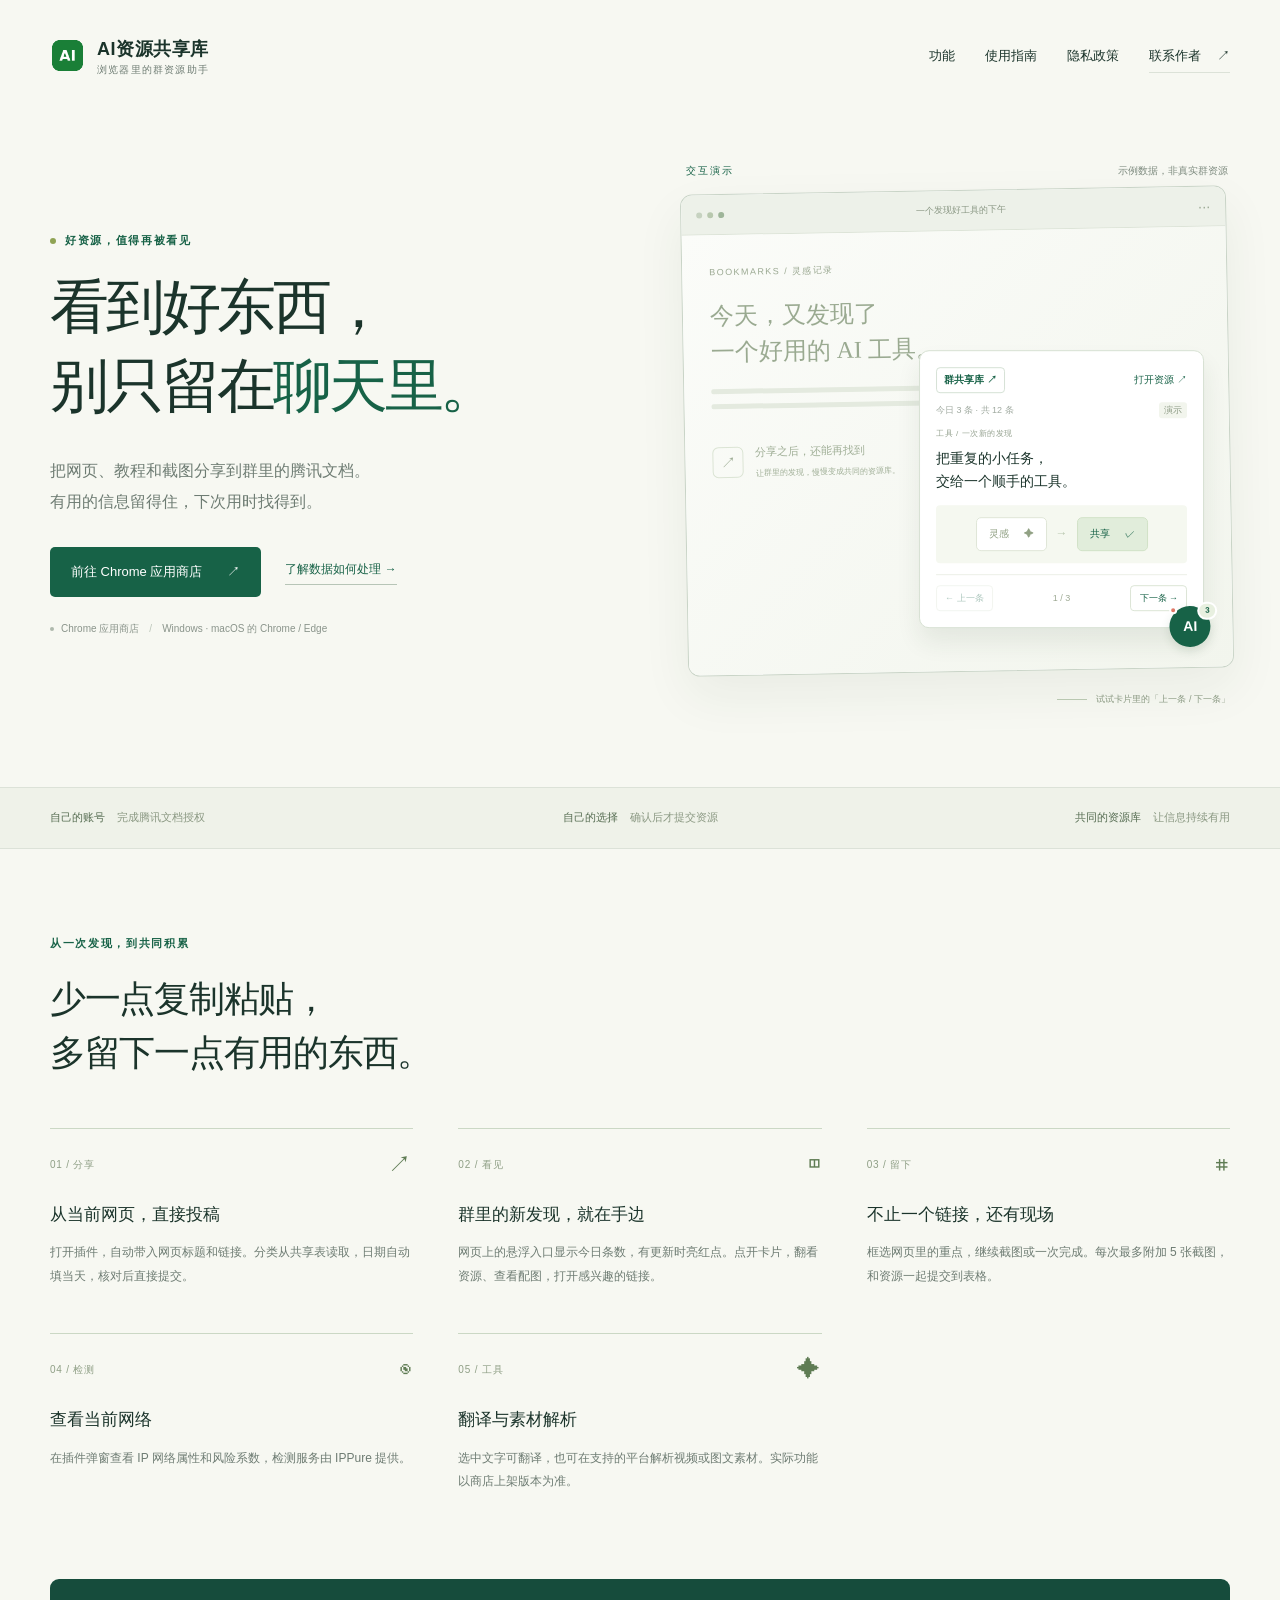
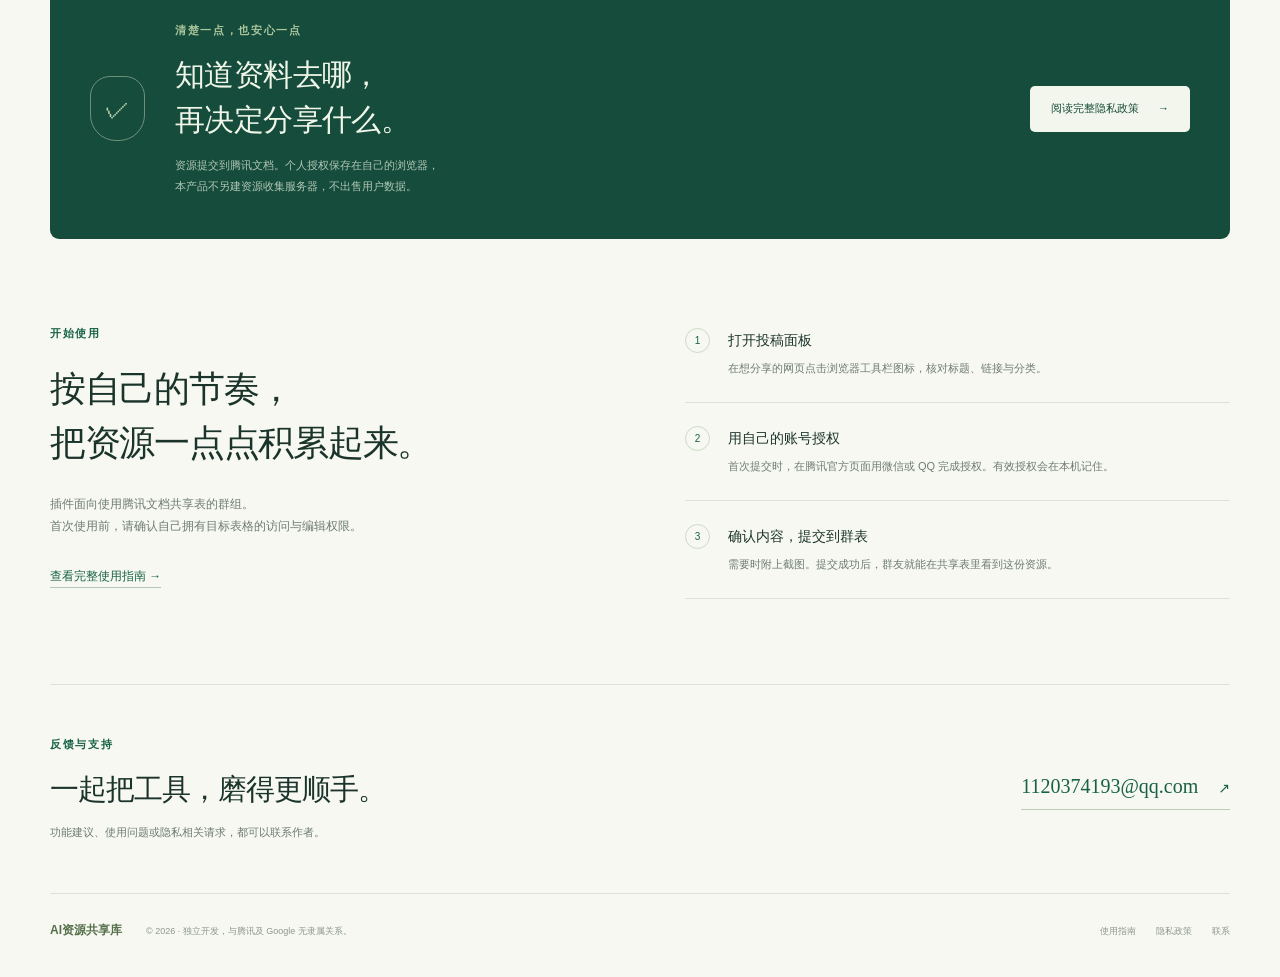
<file: index.html>
<!doctype html>
<html lang="zh-CN"><head><meta charset="utf-8"><meta name="viewport" content="width=device-width,initial-scale=1"><meta name="description" content="AI资源共享库浏览器插件：把网页与截图分享到群里的腾讯文档共享表，用悬浮卡片查看今日资源。了解功能、使用方法与隐私政策。"><meta name="theme-color" content="#176247"><title>AI资源共享库 · 把好资源，留在群里</title><link rel="icon" href="./assets/icon.png"><link rel="stylesheet" href="./assets/site.css"></head>
<body><a class="skip" href="#main">跳到正文</a>
<header class="header wrap"><a class="brand" href="./" aria-label="AI资源共享库首页"><img src="./assets/icon.png" alt="" width="35" height="35"><span>AI资源共享库<small>浏览器里的群资源助手</small></span></a><nav aria-label="主导航"><a href="#features">功能</a><a href="./help/">使用指南</a><a href="./privacy/">隐私政策</a><a href="mailto:1120374193@qq.com" class="nav-contact">联系作者 <span aria-hidden="true">↗</span></a></nav></header>
<main id="main">
<section class="hero wrap"><div class="hero-copy"><div class="eyebrow"><span class="live-dot"></span> 好资源，值得再被看见</div><h1>看到好东西，<br>别只留在<span class="accent">聊天里。</span></h1><p class="hero-lead">把网页、教程和截图分享到群里的腾讯文档。<br class="desktop">有用的信息留得住，下次用时找得到。</p><div class="hero-actions"><a class="button primary" href="https://chromewebstore.google.com/detail/ojpmmcdmfidileddodgehlmgelgkglfb">前往 Chrome 应用商店 <span aria-hidden="true">↗</span></a><a class="text-link" href="./privacy/">了解数据如何处理 <span aria-hidden="true">→</span></a></div><div class="availability"><span class="tiny-dot"></span> Chrome 应用商店 <span class="availability-divider">/</span> Windows · macOS 的 Chrome / Edge</div></div>
<div class="demo-scene" aria-label="插件悬浮卡片交互演示"><div class="demo-label"><span>交互演示</span><span>示例数据，非真实群资源</span></div><div class="browser"><div class="browser-top"><span class="traffic"><i></i><i></i><i></i></span><span class="browser-address">一个发现好工具的下午</span><span class="browser-more" aria-hidden="true">···</span></div><div class="browser-body"><div class="page-tag">BOOKMARKS / 灵感记录</div><div class="fake-title">今天，又发现了<br>一个好用的 AI 工具。</div><div class="fake-line long"></div><div class="fake-line"></div><div class="fake-block"><span class="line-icon" aria-hidden="true">↗</span><div><strong>分享之后，还能再找到</strong><small>让群里的发现，慢慢变成共同的资源库。</small></div></div><div class="resource-card"><div class="resource-head"><span class="outlined">群共享库 ↗</span><span>打开资源 ↗</span></div><p class="resource-summary">今日 3 条 · 共 12 条 <span class="demo-only">演示</span></p><div id="demo-card" class="demo-card"><span id="demo-kind" class="resource-kind">工具 / 一次新的发现</span><h2 id="demo-title">把重复的小任务，<br>交给一个顺手的工具。</h2><div class="mini-art" aria-hidden="true"><div class="art-task">灵感 <span>✦</span></div><div class="art-arrow">→</div><div class="art-task art-task-green">共享 <span>✓</span></div></div></div><div class="resource-pager"><button id="demo-prev" aria-label="上一条示例资源" disabled>← 上一条</button><span id="demo-position" aria-live="polite">1 / 3</span><button id="demo-next" aria-label="下一条示例资源">下一条 →</button></div></div><div class="floating-demo" aria-hidden="true">AI<span class="demo-badge">3</span><i></i></div></div></div><div class="demo-caption"><span class="caption-line"></span> 试试卡片里的「上一条 / 下一条」</div></div></section>
<div class="principle-strip"><div class="wrap principle-inner"><span><b>自己的账号</b>完成腾讯文档授权</span><span><b>自己的选择</b>确认后才提交资源</span><span><b>共同的资源库</b>让信息持续有用</span></div></div>
<section id="features" class="section wrap"><div class="section-heading"><p class="eyebrow">从一次发现，到共同积累</p><h2>少一点复制粘贴，<br>多留下一点有用的东西。</h2></div><div class="feature-grid"><article><span class="feature-number">01 / 分享</span><div class="feature-symbol" aria-hidden="true">↗</div><h3>从当前网页，直接投稿</h3><p>打开插件，自动带入网页标题和链接。分类从共享表读取，日期自动填当天，核对后直接提交。</p></article><article><span class="feature-number">02 / 看见</span><div class="feature-symbol" aria-hidden="true">◫</div><h3>群里的新发现，就在手边</h3><p>网页上的悬浮入口显示今日条数，有更新时亮红点。点开卡片，翻看资源、查看配图，打开感兴趣的链接。</p></article><article><span class="feature-number">03 / 留下</span><div class="feature-symbol" aria-hidden="true">⌗</div><h3>不止一个链接，还有现场</h3><p>框选网页里的重点，继续截图或一次完成。每次最多附加 5 张截图，和资源一起提交到表格。</p></article><article><span class="feature-number">04 / 检测</span><div class="feature-symbol" aria-hidden="true">◉</div><h3>查看当前网络</h3><p>在插件弹窗查看 IP 网络属性和风险系数，检测服务由 IPPure 提供。</p></article><article><span class="feature-number">05 / 工具</span><div class="feature-symbol" aria-hidden="true">✦</div><h3>翻译与素材解析</h3><p>选中文字可翻译，也可在支持的平台解析视频或图文素材。实际功能以商店上架版本为准。</p></article></div></section>
<section class="privacy-band wrap"><div class="privacy-mark" aria-hidden="true">✓</div><div><p class="eyebrow">清楚一点，也安心一点</p><h2>知道资料去哪，<br>再决定分享什么。</h2><p>资源提交到腾讯文档。个人授权保存在自己的浏览器，<br class="desktop">本产品不另建资源收集服务器，不出售用户数据。</p></div><a href="./privacy/" class="button light">阅读完整隐私政策 <span aria-hidden="true">→</span></a></section>
<section class="section wrap getting-started"><div><p class="eyebrow">开始使用</p><h2>按自己的节奏，<br>把资源一点点积累起来。</h2><p class="muted">插件面向使用腾讯文档共享表的群组。<br>首次使用前，请确认自己拥有目标表格的访问与编辑权限。</p><a class="text-link" href="./help/">查看完整使用指南 →</a></div><ol class="steps"><li><span>1</span><div><h3>打开投稿面板</h3><p>在想分享的网页点击浏览器工具栏图标，核对标题、链接与分类。</p></div></li><li><span>2</span><div><h3>用自己的账号授权</h3><p>首次提交时，在腾讯官方页面用微信或 QQ 完成授权。有效授权会在本机记住。</p></div></li><li><span>3</span><div><h3>确认内容，提交到群表</h3><p>需要时附上截图。提交成功后，群友就能在共享表里看到这份资源。</p></div></li></ol></section>
<section class="contact-section wrap"><div><p class="eyebrow">反馈与支持</p><h2>一起把工具，磨得更顺手。</h2><p>功能建议、使用问题或隐私相关请求，都可以联系作者。</p></div><a href="mailto:1120374193@qq.com" class="contact-mail">1120374193@qq.com <span aria-hidden="true">↗</span></a></section>
</main><footer class="footer wrap"><a class="footer-brand" href="./">AI资源共享库</a><span>© 2026 · 独立开发，与腾讯及 Google 无隶属关系。</span><nav aria-label="页脚导航"><a href="./help/">使用指南</a><a href="./privacy/">隐私政策</a><a href="mailto:1120374193@qq.com">联系</a></nav></footer><script src="./assets/site.js" defer></script></body></html>
</file>
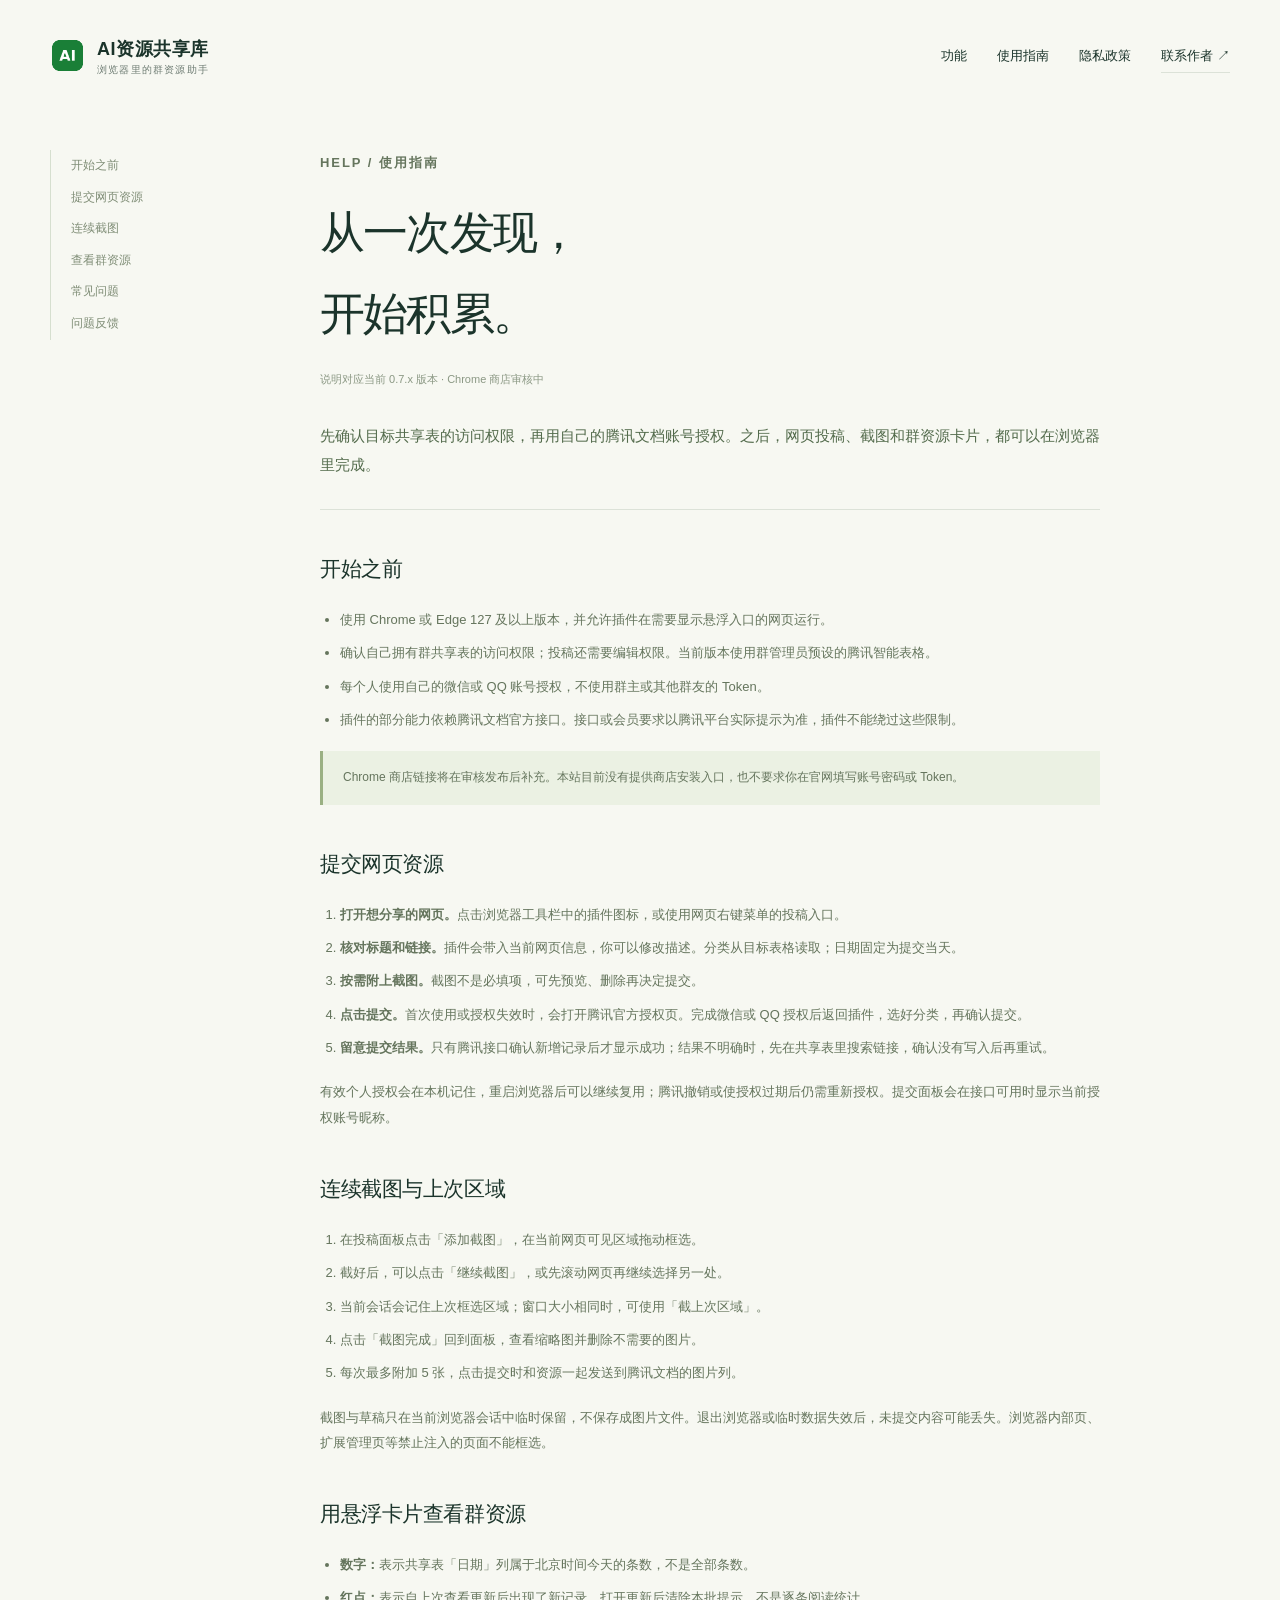
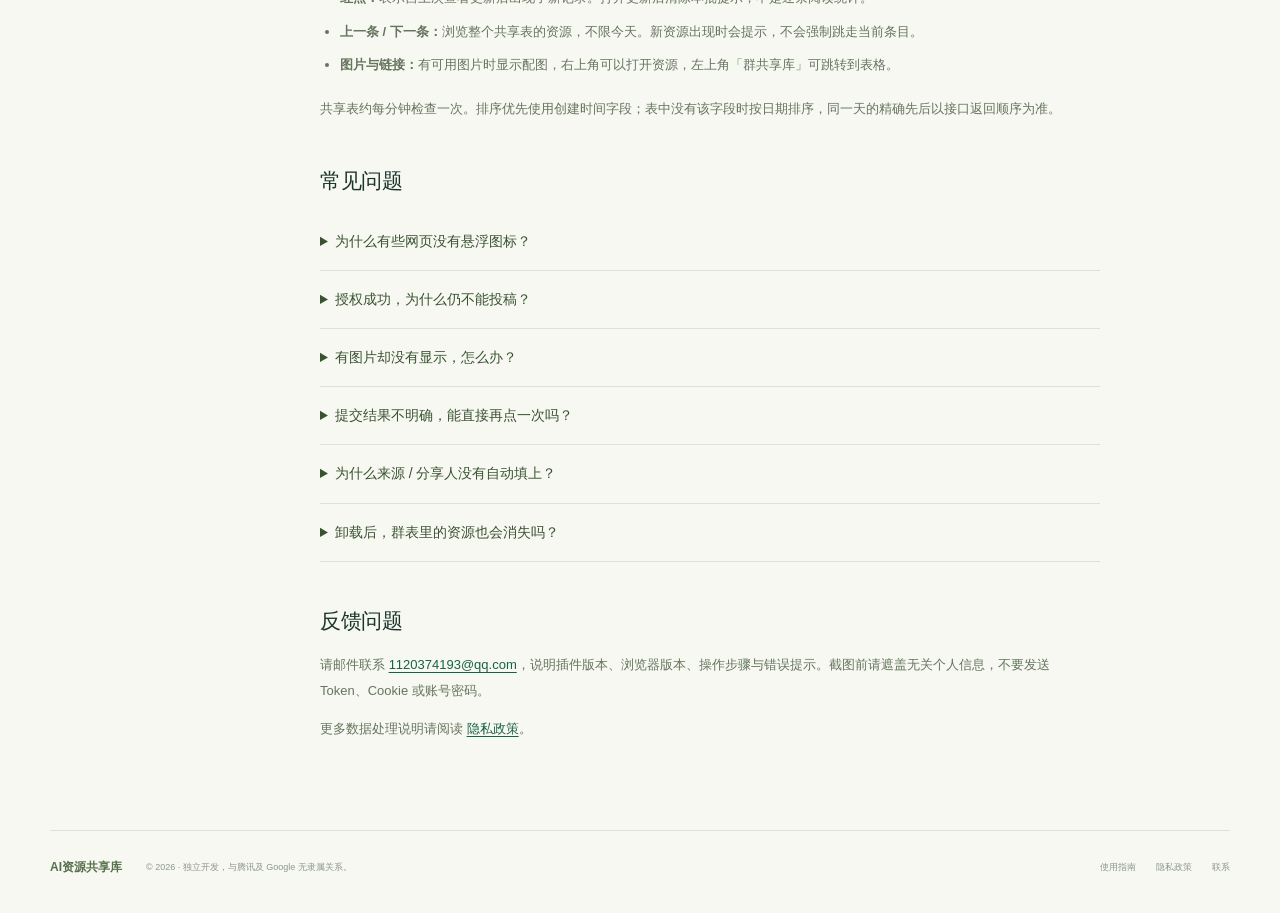
<file: help/index.html>
<!doctype html><html lang="zh-CN"><head><meta charset="utf-8"><meta name="viewport" content="width=device-width,initial-scale=1"><meta name="description" content="AI资源共享库使用指南：个人腾讯文档授权、网页投稿、连续截图、今日资源悬浮卡片与常见问题。"><title>使用指南 · AI资源共享库</title><link rel="icon" href="../assets/icon.png"><link rel="stylesheet" href="../assets/site.css"></head><body><a class="skip" href="#main">跳到正文</a><header class="header wrap"><a class="brand" href="../"><img src="../assets/icon.png" alt="" width="35" height="35"><span>AI资源共享库<small>浏览器里的群资源助手</small></span></a><nav aria-label="主导航"><a href="../#features">功能</a><a href="../help/" aria-current="page">使用指南</a><a href="../privacy/">隐私政策</a><a class="nav-contact" href="mailto:1120374193@qq.com">联系作者 ↗</a></nav></header>
<main id="main" class="legal-layout wrap"><aside class="legal-sidebar"><a href="#start">开始之前</a><a href="#share">提交网页资源</a><a href="#screenshots">连续截图</a><a href="#widget">查看群资源</a><a href="#faq">常见问题</a><a href="#feedback">问题反馈</a></aside><article class="legal"><p class="eyebrow">HELP / 使用指南</p><h1>从一次发现，<br>开始积累。</h1><p class="updated">说明对应当前 0.7.x 版本 · Chrome 商店审核中</p><p class="lead">先确认目标共享表的访问权限，再用自己的腾讯文档账号授权。之后，网页投稿、截图和群资源卡片，都可以在浏览器里完成。</p>
<h2 id="start">开始之前</h2><ul><li>使用 Chrome 或 Edge 127 及以上版本，并允许插件在需要显示悬浮入口的网页运行。</li><li>确认自己拥有群共享表的访问权限；投稿还需要编辑权限。当前版本使用群管理员预设的腾讯智能表格。</li><li>每个人使用自己的微信或 QQ 账号授权，不使用群主或其他群友的 Token。</li><li>插件的部分能力依赖腾讯文档官方接口。接口或会员要求以腾讯平台实际提示为准，插件不能绕过这些限制。</li></ul><p class="legal-note">Chrome 商店链接将在审核发布后补充。本站目前没有提供商店安装入口，也不要求你在官网填写账号密码或 Token。</p>
<h2 id="share">提交网页资源</h2><ol><li><strong>打开想分享的网页。</strong>点击浏览器工具栏中的插件图标，或使用网页右键菜单的投稿入口。</li><li><strong>核对标题和链接。</strong>插件会带入当前网页信息，你可以修改描述。分类从目标表格读取；日期固定为提交当天。</li><li><strong>按需附上截图。</strong>截图不是必填项，可先预览、删除再决定提交。</li><li><strong>点击提交。</strong>首次使用或授权失效时，会打开腾讯官方授权页。完成微信或 QQ 授权后返回插件，选好分类，再确认提交。</li><li><strong>留意提交结果。</strong>只有腾讯接口确认新增记录后才显示成功；结果不明确时，先在共享表里搜索链接，确认没有写入后再重试。</li></ol><p>有效个人授权会在本机记住，重启浏览器后可以继续复用；腾讯撤销或使授权过期后仍需重新授权。提交面板会在接口可用时显示当前授权账号昵称。</p>
<h2 id="screenshots">连续截图与上次区域</h2><ol><li>在投稿面板点击「添加截图」，在当前网页可见区域拖动框选。</li><li>截好后，可以点击「继续截图」，或先滚动网页再继续选择另一处。</li><li>当前会话会记住上次框选区域；窗口大小相同时，可使用「截上次区域」。</li><li>点击「截图完成」回到面板，查看缩略图并删除不需要的图片。</li><li>每次最多附加 5 张，点击提交时和资源一起发送到腾讯文档的图片列。</li></ol><p>截图与草稿只在当前浏览器会话中临时保留，不保存成图片文件。退出浏览器或临时数据失效后，未提交内容可能丢失。浏览器内部页、扩展管理页等禁止注入的页面不能框选。</p>
<h2 id="widget">用悬浮卡片查看群资源</h2><ul><li><strong>数字：</strong>表示共享表「日期」列属于北京时间今天的条数，不是全部条数。</li><li><strong>红点：</strong>表示自上次查看更新后出现了新记录。打开更新后清除本批提示，不是逐条阅读统计。</li><li><strong>上一条 / 下一条：</strong>浏览整个共享表的资源，不限今天。新资源出现时会提示，不会强制跳走当前条目。</li><li><strong>图片与链接：</strong>有可用图片时显示配图，右上角可以打开资源，左上角「群共享库」可跳转到表格。</li></ul><p>共享表约每分钟检查一次。排序优先使用创建时间字段；表中没有该字段时按日期排序，同一天的精确先后以接口返回顺序为准。</p>
<h2 id="faq">常见问题</h2><details class="help-faq"><summary>为什么有些网页没有悬浮图标？</summary><p>确认扩展已启用并获准在该网站运行，更新扩展后需刷新网页。浏览器内部页、应用商店、部分 PDF 和禁止注入的页面不支持悬浮入口。</p></details><details class="help-faq"><summary>授权成功，为什么仍不能投稿？</summary><p>授权只是确认你自己的身份，不会自动授予目标表格编辑权。请先检查共享表权限，再查看腾讯文档返回的会员或接口提示。</p></details><details class="help-faq"><summary>有图片却没有显示，怎么办？</summary><p>保持腾讯文档网页登录有效，重新打开资源卡片；若插件提供「复制图片检查结果」，可复制后邮件反馈。检查结果不包含 Token、Cookie 或完整签名图片链接。不要另外附上这些凭据。</p></details><details class="help-faq"><summary>提交结果不明确，能直接再点一次吗？</summary><p>先在腾讯文档搜索该链接，确认尚未写入，再使用允许重试的入口。直接重复提交可能产生重复记录，插件不提供全群跨用户去重。</p></details><details class="help-faq"><summary>为什么来源 / 分享人没有自动填上？</summary><p>当前表格中的来源 / 分享人是成员字段，不能直接把昵称当文字填入。当前版本需要在腾讯文档内按权限补充该字段。</p></details><details class="help-faq"><summary>卸载后，群表里的资源也会消失吗？</summary><p>不会。卸载通常会清除扩展本机数据，但已提交到腾讯文档的记录与图片仍由腾讯文档和表格权限管理。</p></details>
<h2 id="feedback">反馈问题</h2><p>请邮件联系 <a href="mailto:1120374193@qq.com?subject=AI%E6%8A%98%E8%85%BE%E6%89%8B%E5%86%8C%20%E4%BD%BF%E7%94%A8%E5%8F%8D%E9%A6%88">1120374193@qq.com</a>，说明插件版本、浏览器版本、操作步骤与错误提示。截图前请遮盖无关个人信息，不要发送 Token、Cookie 或账号密码。</p><p>更多数据处理说明请阅读 <a href="../privacy/">隐私政策</a>。</p></article></main><footer class="footer wrap"><a class="footer-brand" href="../">AI资源共享库</a><span>© 2026 · 独立开发，与腾讯及 Google 无隶属关系。</span><nav><a href="../help/">使用指南</a><a href="../privacy/">隐私政策</a><a href="mailto:1120374193@qq.com">联系</a></nav></footer></body></html>
</file>
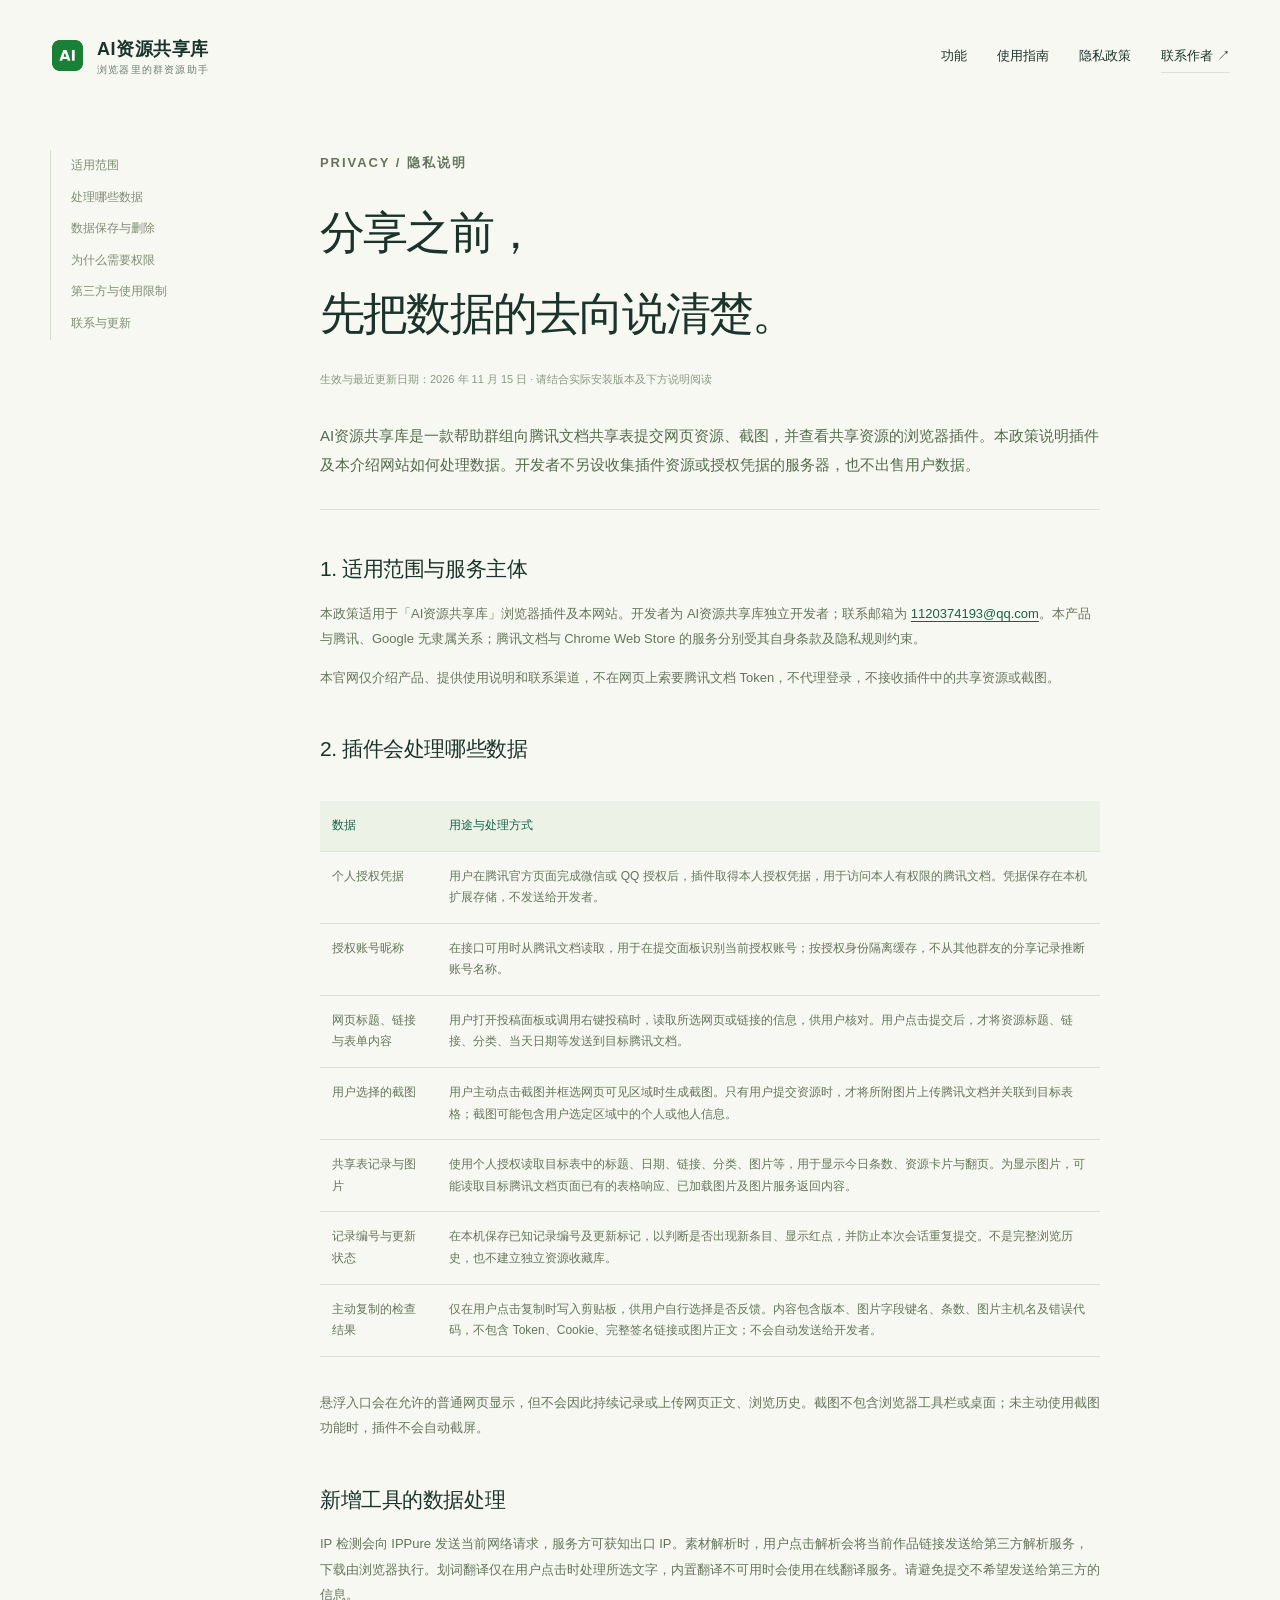
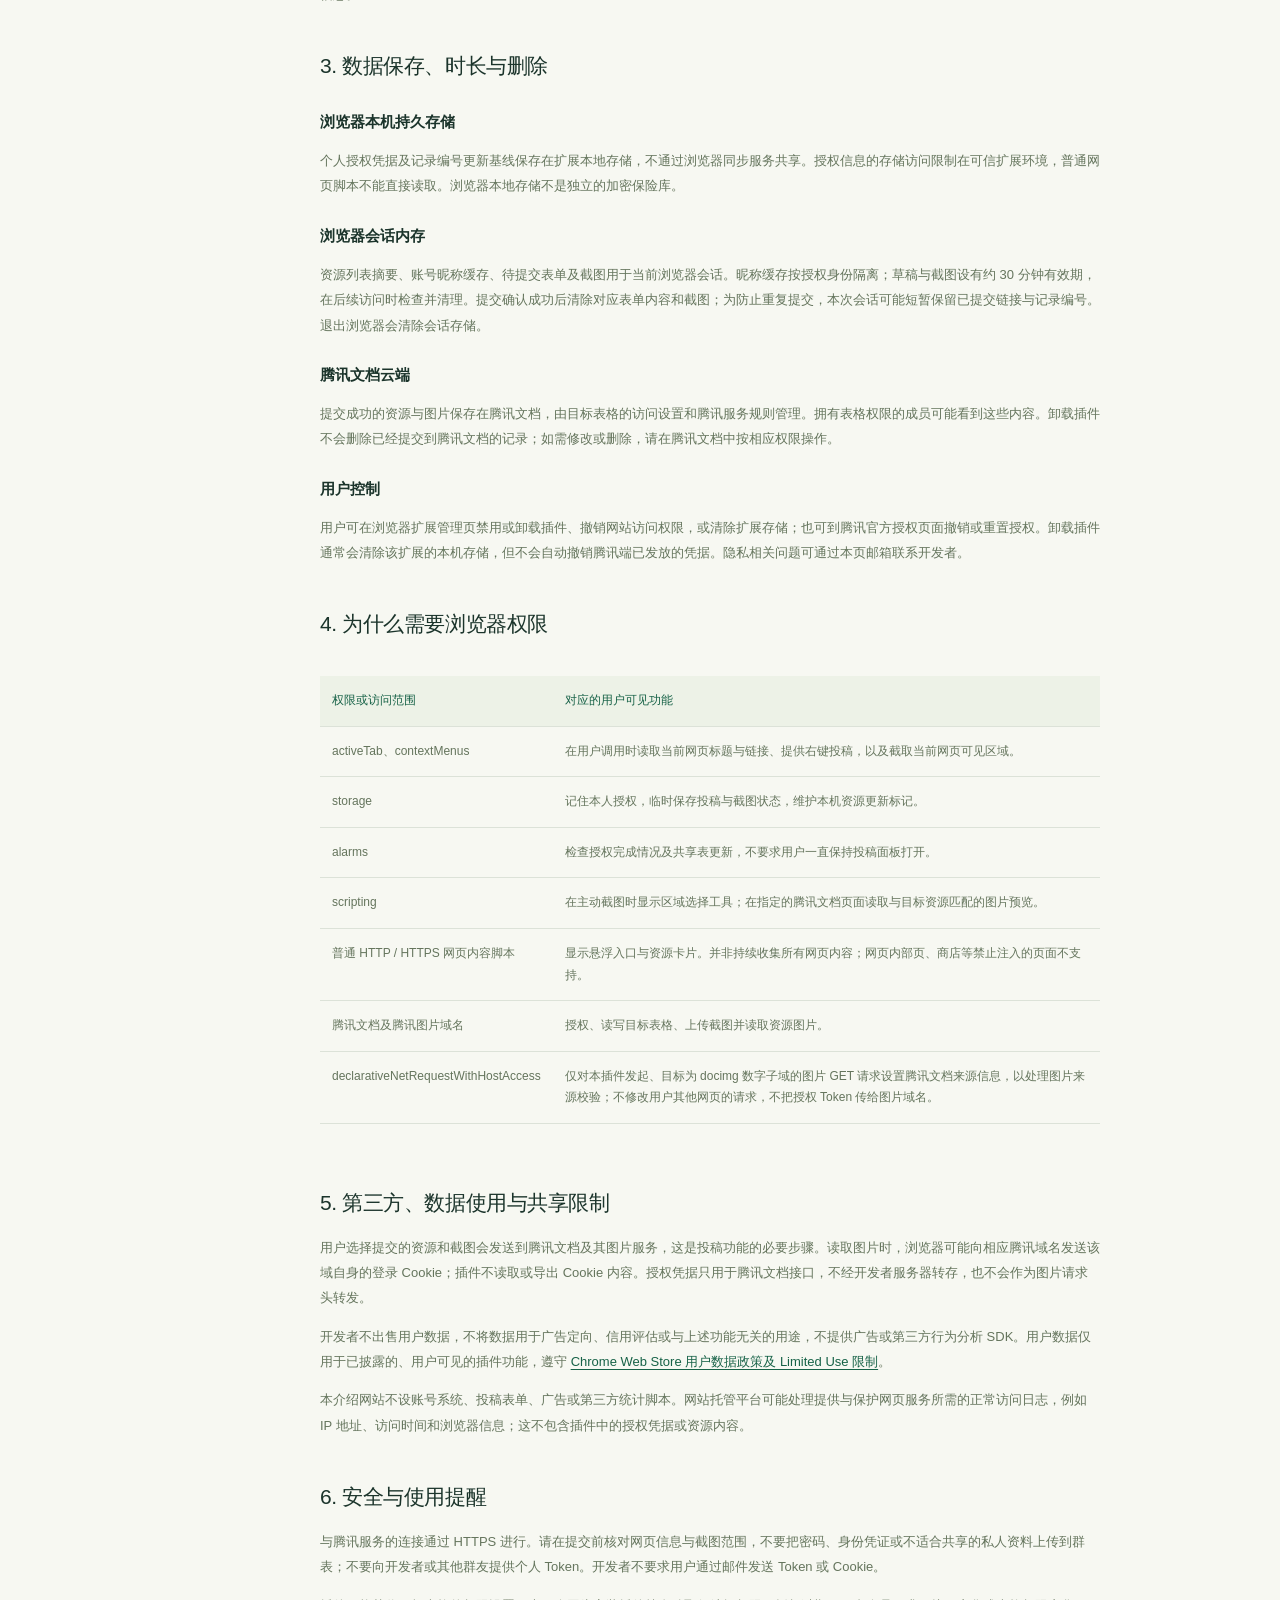
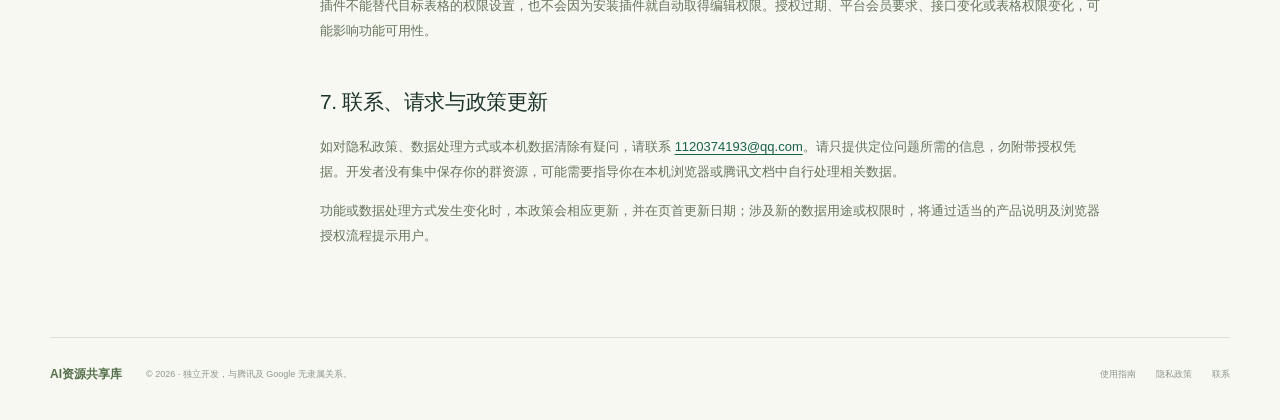
<file: privacy/index.html>
<!doctype html><html lang="zh-CN"><head><meta charset="utf-8"><meta name="viewport" content="width=device-width,initial-scale=1"><meta name="description" content="AI资源共享库浏览器插件隐私政策：了解授权凭据、网页标题与链接、截图、腾讯文档共享表及本地存储的处理方式。"><title>隐私政策 · AI资源共享库</title><link rel="icon" href="../assets/icon.png"><link rel="stylesheet" href="../assets/site.css"></head><body><a class="skip" href="#main">跳到正文</a><header class="header wrap"><a class="brand" href="../"><img src="../assets/icon.png" alt="" width="35" height="35"><span>AI资源共享库<small>浏览器里的群资源助手</small></span></a><nav aria-label="主导航"><a href="../#features">功能</a><a href="../help/">使用指南</a><a href="../privacy/" aria-current="page">隐私政策</a><a class="nav-contact" href="mailto:1120374193@qq.com">联系作者 ↗</a></nav></header>
<main id="main" class="legal-layout wrap"><aside class="legal-sidebar" aria-label="本页目录"><a href="#scope">适用范围</a><a href="#data">处理哪些数据</a><a href="#storage">数据保存与删除</a><a href="#permissions">为什么需要权限</a><a href="#sharing">第三方与使用限制</a><a href="#contact">联系与更新</a></aside><article class="legal"><p class="eyebrow">PRIVACY / 隐私说明</p><h1>分享之前，<br>先把数据的去向说清楚。</h1><p class="updated">生效与最近更新日期：2026 年 11 月 15 日 · 请结合实际安装版本及下方说明阅读</p><p class="lead">AI资源共享库是一款帮助群组向腾讯文档共享表提交网页资源、截图，并查看共享资源的浏览器插件。本政策说明插件及本介绍网站如何处理数据。开发者不另设收集插件资源或授权凭据的服务器，也不出售用户数据。</p>
<h2 id="scope">1. 适用范围与服务主体</h2><p>本政策适用于「AI资源共享库」浏览器插件及本网站。开发者为 AI资源共享库独立开发者；联系邮箱为 <a href="mailto:1120374193@qq.com">1120374193@qq.com</a>。本产品与腾讯、Google 无隶属关系；腾讯文档与 Chrome Web Store 的服务分别受其自身条款及隐私规则约束。</p><p>本官网仅介绍产品、提供使用说明和联系渠道，不在网页上索要腾讯文档 Token，不代理登录，不接收插件中的共享资源或截图。</p>
<h2 id="data">2. 插件会处理哪些数据</h2><div class="table-wrap"><table><thead><tr><th>数据</th><th>用途与处理方式</th></tr></thead><tbody><tr><td>个人授权凭据</td><td>用户在腾讯官方页面完成微信或 QQ 授权后，插件取得本人授权凭据，用于访问本人有权限的腾讯文档。凭据保存在本机扩展存储，不发送给开发者。</td></tr><tr><td>授权账号昵称</td><td>在接口可用时从腾讯文档读取，用于在提交面板识别当前授权账号；按授权身份隔离缓存，不从其他群友的分享记录推断账号名称。</td></tr><tr><td>网页标题、链接与表单内容</td><td>用户打开投稿面板或调用右键投稿时，读取所选网页或链接的信息，供用户核对。用户点击提交后，才将资源标题、链接、分类、当天日期等发送到目标腾讯文档。</td></tr><tr><td>用户选择的截图</td><td>用户主动点击截图并框选网页可见区域时生成截图。只有用户提交资源时，才将所附图片上传腾讯文档并关联到目标表格；截图可能包含用户选定区域中的个人或他人信息。</td></tr><tr><td>共享表记录与图片</td><td>使用个人授权读取目标表中的标题、日期、链接、分类、图片等，用于显示今日条数、资源卡片与翻页。为显示图片，可能读取目标腾讯文档页面已有的表格响应、已加载图片及图片服务返回内容。</td></tr><tr><td>记录编号与更新状态</td><td>在本机保存已知记录编号及更新标记，以判断是否出现新条目、显示红点，并防止本次会话重复提交。不是完整浏览历史，也不建立独立资源收藏库。</td></tr><tr><td>主动复制的检查结果</td><td>仅在用户点击复制时写入剪贴板，供用户自行选择是否反馈。内容包含版本、图片字段键名、条数、图片主机名及错误代码，不包含 Token、Cookie、完整签名链接或图片正文；不会自动发送给开发者。</td></tr></tbody></table></div><p>悬浮入口会在允许的普通网页显示，但不会因此持续记录或上传网页正文、浏览历史。截图不包含浏览器工具栏或桌面；未主动使用截图功能时，插件不会自动截屏。</p>
<h2>新增工具的数据处理</h2><p>IP 检测会向 IPPure 发送当前网络请求，服务方可获知出口 IP。素材解析时，用户点击解析会将当前作品链接发送给第三方解析服务，下载由浏览器执行。划词翻译仅在用户点击时处理所选文字，内置翻译不可用时会使用在线翻译服务。请避免提交不希望发送给第三方的信息。</p><h2 id="storage">3. 数据保存、时长与删除</h2><h3>浏览器本机持久存储</h3><p>个人授权凭据及记录编号更新基线保存在扩展本地存储，不通过浏览器同步服务共享。授权信息的存储访问限制在可信扩展环境，普通网页脚本不能直接读取。浏览器本地存储不是独立的加密保险库。</p><h3>浏览器会话内存</h3><p>资源列表摘要、账号昵称缓存、待提交表单及截图用于当前浏览器会话。昵称缓存按授权身份隔离；草稿与截图设有约 30 分钟有效期，在后续访问时检查并清理。提交确认成功后清除对应表单内容和截图；为防止重复提交，本次会话可能短暂保留已提交链接与记录编号。退出浏览器会清除会话存储。</p><h3>腾讯文档云端</h3><p>提交成功的资源与图片保存在腾讯文档，由目标表格的访问设置和腾讯服务规则管理。拥有表格权限的成员可能看到这些内容。卸载插件不会删除已经提交到腾讯文档的记录；如需修改或删除，请在腾讯文档中按相应权限操作。</p><h3>用户控制</h3><p>用户可在浏览器扩展管理页禁用或卸载插件、撤销网站访问权限，或清除扩展存储；也可到腾讯官方授权页面撤销或重置授权。卸载插件通常会清除该扩展的本机存储，但不会自动撤销腾讯端已发放的凭据。隐私相关问题可通过本页邮箱联系开发者。</p>
<h2 id="permissions">4. 为什么需要浏览器权限</h2><div class="table-wrap"><table><thead><tr><th>权限或访问范围</th><th>对应的用户可见功能</th></tr></thead><tbody><tr><td>activeTab、contextMenus</td><td>在用户调用时读取当前网页标题与链接、提供右键投稿，以及截取当前网页可见区域。</td></tr><tr><td>storage</td><td>记住本人授权，临时保存投稿与截图状态，维护本机资源更新标记。</td></tr><tr><td>alarms</td><td>检查授权完成情况及共享表更新，不要求用户一直保持投稿面板打开。</td></tr><tr><td>scripting</td><td>在主动截图时显示区域选择工具；在指定的腾讯文档页面读取与目标资源匹配的图片预览。</td></tr><tr><td>普通 HTTP / HTTPS 网页内容脚本</td><td>显示悬浮入口与资源卡片。并非持续收集所有网页内容；网页内部页、商店等禁止注入的页面不支持。</td></tr><tr><td>腾讯文档及腾讯图片域名</td><td>授权、读写目标表格、上传截图并读取资源图片。</td></tr><tr><td>declarativeNetRequestWithHostAccess</td><td>仅对本插件发起、目标为 docimg 数字子域的图片 GET 请求设置腾讯文档来源信息，以处理图片来源校验；不修改用户其他网页的请求，不把授权 Token 传给图片域名。</td></tr></tbody></table></div>
<h2 id="sharing">5. 第三方、数据使用与共享限制</h2><p>用户选择提交的资源和截图会发送到腾讯文档及其图片服务，这是投稿功能的必要步骤。读取图片时，浏览器可能向相应腾讯域名发送该域自身的登录 Cookie；插件不读取或导出 Cookie 内容。授权凭据只用于腾讯文档接口，不经开发者服务器转存，也不会作为图片请求头转发。</p><p>开发者不出售用户数据，不将数据用于广告定向、信用评估或与上述功能无关的用途，不提供广告或第三方行为分析 SDK。用户数据仅用于已披露的、用户可见的插件功能，遵守 <a href="https://developer.chrome.com/docs/webstore/program-policies/user-data-faq" target="_blank" rel="noopener noreferrer">Chrome Web Store 用户数据政策及 Limited Use 限制</a>。</p><p>本介绍网站不设账号系统、投稿表单、广告或第三方统计脚本。网站托管平台可能处理提供与保护网页服务所需的正常访问日志，例如 IP 地址、访问时间和浏览器信息；这不包含插件中的授权凭据或资源内容。</p>
<h2>6. 安全与使用提醒</h2><p>与腾讯服务的连接通过 HTTPS 进行。请在提交前核对网页信息与截图范围，不要把密码、身份凭证或不适合共享的私人资料上传到群表；不要向开发者或其他群友提供个人 Token。开发者不要求用户通过邮件发送 Token 或 Cookie。</p><p>插件不能替代目标表格的权限设置，也不会因为安装插件就自动取得编辑权限。授权过期、平台会员要求、接口变化或表格权限变化，可能影响功能可用性。</p>
<h2 id="contact">7. 联系、请求与政策更新</h2><p>如对隐私政策、数据处理方式或本机数据清除有疑问，请联系 <a href="mailto:1120374193@qq.com?subject=AI%E6%8A%98%E8%85%BE%E6%89%8B%E5%86%8C%20%E9%9A%90%E7%A7%81%E9%97%AE%E9%A2%98">1120374193@qq.com</a>。请只提供定位问题所需的信息，勿附带授权凭据。开发者没有集中保存你的群资源，可能需要指导你在本机浏览器或腾讯文档中自行处理相关数据。</p><p>功能或数据处理方式发生变化时，本政策会相应更新，并在页首更新日期；涉及新的数据用途或权限时，将通过适当的产品说明及浏览器授权流程提示用户。</p></article></main>
<footer class="footer wrap"><a class="footer-brand" href="../">AI资源共享库</a><span>© 2026 · 独立开发，与腾讯及 Google 无隶属关系。</span><nav aria-label="页脚导航"><a href="../help/">使用指南</a><a href="../privacy/">隐私政策</a><a href="mailto:1120374193@qq.com">联系</a></nav></footer></body></html>
</file>
<file: assets/site.css>
:root{--ink:#1b342b;--green:#176247;--deep:#164c3c;--muted:#6e7c73;--paper:#f7f8f2;--line:#dce2d8;--serif:Georgia,'Songti SC','SimSun',serif}*{box-sizing:border-box}html{scroll-behavior:smooth;scroll-padding-top:28px}body{margin:0;background:var(--paper);color:var(--ink);font:15px/1.8 -apple-system,BlinkMacSystemFont,'Segoe UI','PingFang SC','Microsoft YaHei',sans-serif}a{color:inherit;text-decoration:none}button{font:inherit}button,a{-webkit-tap-highlight-color:transparent}a:focus-visible,button:focus-visible,summary:focus-visible{outline:3px solid #9fb646;outline-offset:5px}a:hover{color:var(--green)}.wrap{width:min(1180px,calc(100% - 64px));margin-inline:auto}.header{height:112px;display:flex;align-items:center;justify-content:space-between;gap:30px}.brand{display:flex;align-items:center;gap:12px;font-weight:700;font-size:18px;letter-spacing:.03em}.brand img{border-radius:9px}.brand small{display:block;font-size:10px;color:var(--muted);font-weight:400;letter-spacing:.12em;margin-top:-4px}.header nav{display:flex;align-items:center;gap:30px;font-size:13px}.nav-contact{border-bottom:1px solid var(--line);padding:5px 0}.nav-contact span{margin-left:12px}.hero{display:grid;grid-template-columns:1.05fr 1fr;align-items:center;gap:60px;padding-top:50px;padding-bottom:80px}.eyebrow{font-size:11px;color:var(--green);font-weight:600;letter-spacing:.15em;margin:0 0 18px}.hero .eyebrow{display:flex;align-items:center;gap:9px}.live-dot,.tiny-dot{width:6px;height:6px;border-radius:50%;background:#8fa354;display:inline-block;flex:none}.hero h1{font-family:var(--serif);font-weight:500;font-size:clamp(40px,4.6vw,64px);letter-spacing:-.055em;line-height:1.34;margin:0 0 28px}.accent{color:var(--green)}.hero-lead{color:var(--muted);font-size:16px;line-height:1.95;margin:0 0 30px}.hero-actions{display:flex;align-items:center;gap:24px;flex-wrap:wrap}.button{display:inline-flex;align-items:center;justify-content:space-between;gap:25px;padding:13px 21px;border-radius:5px;font-weight:500;font-size:13px;transition:background .2s,transform .2s}.button:hover{transform:translateY(-2px)}.primary{background:var(--green);color:white}.primary:hover{background:var(--deep);color:white}.light{background:#f3f6ec;color:var(--deep)}.text-link{font-size:12px;border-bottom:1px solid #b7c5b7;padding-bottom:4px;color:var(--green)}.availability{margin-top:23px;color:#8a948b;font-size:10px;display:flex;align-items:center;gap:7px;flex-wrap:wrap}.availability-divider{margin:0 3px;color:#bbc4b9}.tiny-dot{width:4px;height:4px;background:#aeb9ad}.demo-scene{position:relative;min-width:0}.demo-label{display:flex;justify-content:space-between;font-size:10px;color:#7f8c80;margin:0 2px 10px}.demo-label span:first-child{letter-spacing:.2em;color:var(--green)}.browser{border:1px solid #c9d4c7;border-radius:12px;overflow:hidden;background:#fff;box-shadow:0 20px 50px #203b2710;transform:rotate(-1deg)}.browser-top{height:40px;background:#edf1e9;border-bottom:1px solid #dde4d8;display:flex;align-items:center;gap:12px;padding:0 15px}.traffic{display:flex;gap:5px}.traffic i{display:block;width:6px;height:6px;border-radius:50%;background:#c6d2c0}.traffic i:nth-child(2){background:#b8c8ae}.traffic i:nth-child(3){background:#9eb599}.browser-address{flex:1;text-align:center;font-size:9px;color:#8b9885}.browser-more{color:#9eac97}.browser-body{height:440px;position:relative;padding:29px 27px;background:linear-gradient(135deg,#fbfcf9,#f2f5ed)}.page-tag{font-size:9px;letter-spacing:.16em;color:#9ba992}.fake-title{font-family:var(--serif);font-size:24px;line-height:1.5;color:#9aaa91;margin-top:18px}.fake-line{height:5px;width:47%;background:#e4eadf;border-radius:2px;margin-top:10px}.fake-line.long{width:68%;margin-top:19px}.fake-block{display:flex;gap:12px;align-items:center;margin-top:34px;color:#a0af97}.fake-block strong{font-size:11px;font-weight:500;display:block}.fake-block small{display:block;font-size:8px;margin-top:4px}.line-icon{border:1px solid #dbe4d4;width:31px;height:31px;border-radius:6px;display:grid;place-items:center}.resource-card{position:absolute;right:26px;top:121px;width:285px;background:white;padding:16px;border-radius:10px;border:1px solid #d7e1d3;box-shadow:0 14px 25px #263c2315;transform:rotate(1deg)}.resource-head{display:flex;align-items:center;justify-content:space-between;font-size:10px;color:var(--green)}.outlined{border:1px solid #d6e2d6;padding:3px 7px;border-radius:4px;font-weight:600}.resource-summary{font-size:9px;color:#a0aaa0;margin:9px 0}.demo-only{float:right;background:#f2f5ed;padding:0 5px;border-radius:3px;color:#8c9a84}.demo-card{min-height:137px;perspective:600px}.resource-kind{display:block;font-size:8px;color:#94a18f;letter-spacing:.07em}.resource-card h2{font-size:14px;font-weight:500;line-height:1.65;margin:5px 0 12px}.mini-art{height:58px;display:flex;align-items:center;justify-content:center;gap:9px;background:#f5f8f0;border-radius:4px}.art-task{font-size:10px;background:white;border:1px solid #dfe6d7;border-radius:5px;padding:7px 12px;display:flex;gap:15px;color:#91a184}.art-task-green{background:#e1eddb;color:var(--green);border-color:#d1e2c7}.art-task span{font-size:10px}.art-arrow{color:#b7c5ad;font-size:12px}.resource-pager{display:flex;align-items:center;justify-content:space-between;border-top:1px solid #ecf0e7;padding-top:10px;margin-top:10px}.resource-pager button{border:1px solid #dce5d6;border-radius:4px;color:var(--green);font-size:9px;padding:4px 8px;background:white;cursor:pointer}.resource-pager button:disabled{opacity:.35;cursor:default}.resource-pager>span{font-size:9px;color:#9da993}.floating-demo{position:absolute;bottom:20px;right:22px;width:41px;height:41px;border-radius:50%;background:var(--green);color:white;display:grid;place-items:center;font-size:14px;font-weight:600;box-shadow:0 4px 10px #315c3825}.demo-badge{position:absolute;right:-7px;top:-4px;border:2px solid white;border-radius:12px;font-size:8px;background:#e8f0e0;color:var(--green);width:20px;height:18px;line-height:14px;text-align:center}.floating-demo i{position:absolute;left:0;top:0;width:8px;height:8px;border-radius:50%;background:#df7867;border:2px solid white}.demo-caption{display:flex;align-items:center;justify-content:flex-end;gap:9px;margin-top:19px;font-size:9px;color:#8e9c86}.caption-line{width:30px;height:1px;background:#bdcbb5}.principle-strip{border-block:1px solid var(--line);background:#eff2e9}.principle-inner{display:flex;justify-content:space-between;gap:25px;padding-block:20px;font-size:11px;color:#8a9882}.principle-inner b{color:#556c51;font-weight:500;margin-right:12px}.section{padding-block:85px}.section-heading h2,.getting-started h2,.contact-section h2{font-family:var(--serif);font-size:36px;font-weight:500;letter-spacing:-.035em;line-height:1.5;margin:0}.feature-grid{display:grid;grid-template-columns:repeat(3,1fr);gap:45px;margin-top:48px}.feature-grid article{border-top:1px solid #cbd8c5;padding-top:20px;position:relative}.feature-number{font-size:10px;color:#8f9f86;letter-spacing:.08em}.feature-symbol{position:absolute;top:15px;right:2px;color:#5f7c54;font-size:23px}.feature-grid h3{font-size:17px;font-weight:500;margin:24px 0 11px}.feature-grid p{font-size:12px;color:var(--muted);margin:0;line-height:1.95}.privacy-band{border-radius:9px;background:var(--deep);color:#eff6e9;padding:42px 40px;display:flex;gap:30px;align-items:center}.privacy-mark{width:55px;height:65px;flex:none;border:1px solid #6e907b;border-radius:20px 20px 26px 26px;display:grid;place-items:center;color:#bed3af;font-size:25px}.privacy-band .eyebrow{color:#abc69c;margin-bottom:12px}.privacy-band h2{font-family:var(--serif);font-weight:400;font-size:30px;line-height:1.5;margin:0 0 13px;letter-spacing:-.02em}.privacy-band p:last-child{font-size:11px;color:#b2c8b7;margin:0;line-height:1.9}.privacy-band .button{margin-left:auto;white-space:nowrap;font-size:11px;gap:19px}.getting-started{display:grid;grid-template-columns:1fr 1fr;gap:90px}.muted{color:var(--muted);font-size:12px;margin-block:24px}.steps{list-style:none;margin:4px 0 0;padding:0}.steps li{display:flex;gap:18px;padding:23px 0;border-bottom:1px solid var(--line)}.steps li:first-child{padding-top:0}.steps li>span{height:25px;width:25px;flex:none;border-radius:50%;border:1px solid #ccdac5;display:grid;place-items:center;color:var(--green);font-size:10px}.steps h3{font-size:14px;font-weight:500;margin:0 0 6px}.steps p{font-size:11px;color:var(--muted);margin:0}.contact-section{border-top:1px solid var(--line);padding-block:50px;display:flex;align-items:center;justify-content:space-between;gap:30px}.contact-section .eyebrow{margin-bottom:13px}.contact-section h2{font-size:29px}.contact-section p:last-child{font-size:11px;color:var(--muted);margin:12px 0 0}.contact-mail{font-family:Georgia,serif;font-size:20px;color:var(--green);white-space:nowrap;border-bottom:1px solid #bdcdb7;padding-bottom:5px}.contact-mail span{font-family:system-ui;margin-left:15px;font-size:14px}.footer{border-top:1px solid var(--line);padding-block:26px 35px;display:flex;gap:24px;align-items:center;font-size:9px;color:#8d9888}.footer-brand{font-size:12px;color:#55704b;font-weight:600}.footer nav{margin-left:auto;display:flex;gap:20px}.skip{position:fixed;left:10px;top:-100px;z-index:10;background:white;padding:8px}.skip:focus{top:10px}.legal-layout{display:grid;grid-template-columns:200px 1fr;gap:70px;padding-top:38px;padding-bottom:75px}.legal-sidebar{font-size:12px;position:sticky;top:30px;height:fit-content;border-left:1px solid #d6dfcf;padding-left:20px}.legal-sidebar a{display:block;padding:5px 0;color:#7f8d76}.legal-sidebar a.current{color:var(--green);font-weight:600}.legal{max-width:780px}.legal>h1{font-family:var(--serif);font-size:45px;font-weight:400;letter-spacing:-.04em;margin:0 0 14px}.legal .updated{font-size:11px;color:#8b9884;margin-bottom:30px}.legal .lead{font-size:15px;color:#536b4c;line-height:1.95;border-bottom:1px solid var(--line);padding-bottom:30px}.legal h2{font-size:21px;font-weight:500;margin:40px 0 13px;letter-spacing:-.02em}.legal h3{font-size:15px;font-weight:600;margin:23px 0 9px}.legal p,.legal li{font-size:13px;color:#65755d;line-height:1.95}.legal ul,.legal ol{padding-left:20px}.legal li{padding-block:4px}.legal a{color:var(--green);text-decoration:underline;text-underline-offset:3px}.legal table{width:100%;border-collapse:collapse;margin:20px 0;font-size:12px}.legal th,.legal td{text-align:left;border-bottom:1px solid var(--line);padding:14px 12px;vertical-align:top}.legal th{color:var(--green);background:#edf2e7;font-weight:500}.legal td{color:#65755d}.legal-note{background:#ebf1e3;border-left:3px solid #9ab083;padding:15px 20px;font-size:12px!important}.help-faq{border-bottom:1px solid var(--line);padding:16px 0}.help-faq summary{font-size:14px;color:#395331;cursor:pointer}.help-faq p{margin-bottom:0}.table-wrap{overflow-x:auto}
@media(min-width:1500px){.hero{padding-block:75px 110px}.hero h1{font-size:68px}.browser-body{height:470px}.resource-card{top:135px}}
@media(max-width:1000px){.hero{gap:30px}.hero h1{font-size:46px}.hero-lead{font-size:14px}.hero-actions{gap:16px}.resource-card{right:12px;width:260px}.fake-title{font-size:21px}.browser-body{padding:23px 20px}.header nav{gap:18px}.privacy-band{gap:20px;padding:32px}.privacy-band .button{padding:11px 15px;gap:12px}.feature-grid{gap:25px}.getting-started{gap:45px}.contact-mail{font-size:17px}.legal-layout{gap:35px;grid-template-columns:160px 1fr}}
@media(max-width:740px){.wrap{width:calc(100% - 36px)}.header{height:85px;gap:14px}.brand{font-size:15px;gap:8px}.brand img{width:29px;height:29px}.brand small{font-size:8px}.header nav{gap:14px;font-size:11px}.header nav a:first-child,.nav-contact{display:none}.hero{grid-template-columns:1fr;padding-top:36px;padding-bottom:42px;gap:42px}.hero h1{font-size:48px;line-height:1.35}.hero-lead{font-size:14px}.hero-actions{gap:23px}.availability{font-size:9px}.demo-scene{max-width:500px;width:100%;margin:auto}.browser-body{height:410px}.resource-card{right:19px;top:113px;width:270px}.fake-title{font-size:24px}.principle-inner{flex-direction:column;gap:10px;padding-block:19px;font-size:11px}.principle-inner b{display:inline-block;width:95px}.section{padding-block:50px}.section-heading h2,.getting-started h2{font-size:29px}.feature-grid{grid-template-columns:1fr;gap:30px;margin-top:30px}.feature-grid h3{margin-top:18px}.feature-grid p{font-size:13px}.feature-symbol{top:21px}.privacy-band{flex-wrap:wrap;gap:20px;padding:27px 23px}.privacy-mark{width:39px;height:47px;font-size:20px}.privacy-band h2{font-size:26px}.privacy-band .eyebrow{font-size:10px}.privacy-band>div:nth-child(2){flex:1}.privacy-band .button{margin-left:59px}.privacy-band p:last-child{font-size:11px}.getting-started{grid-template-columns:1fr;gap:28px}.muted{font-size:13px}.steps p{font-size:12px}.contact-section{align-items:flex-start;flex-direction:column;gap:22px;padding-block:35px}.contact-section h2{font-size:27px}.contact-section p:last-child{font-size:12px}.contact-mail{font-size:19px}.footer{flex-wrap:wrap;gap:12px;padding-block:23px}.footer>span{width:100%;order:3}.footer nav{gap:18px}.legal-layout{display:block;padding-top:20px;padding-bottom:45px}.legal-sidebar{position:static;border:0;border-bottom:1px solid var(--line);padding:0 0 14px;margin-bottom:25px;display:flex;gap:20px;flex-wrap:wrap}.legal-sidebar a{padding:0}.legal>h1{font-size:36px}.legal h2{font-size:19px;margin-top:30px}.legal th,.legal td{padding:11px 8px}.desktop{display:none}}
@media(max-width:370px){.hero h1{font-size:41px}.resource-card{width:245px;right:10px}.brand small{display:none}.header nav{gap:10px}.hero-actions{gap:15px}.button{padding:12px 17px}.hero-actions .text-link{font-size:11px}}
@media(prefers-reduced-motion:reduce){html{scroll-behavior:auto}*{transition:none!important;animation:none!important}}
</file>
